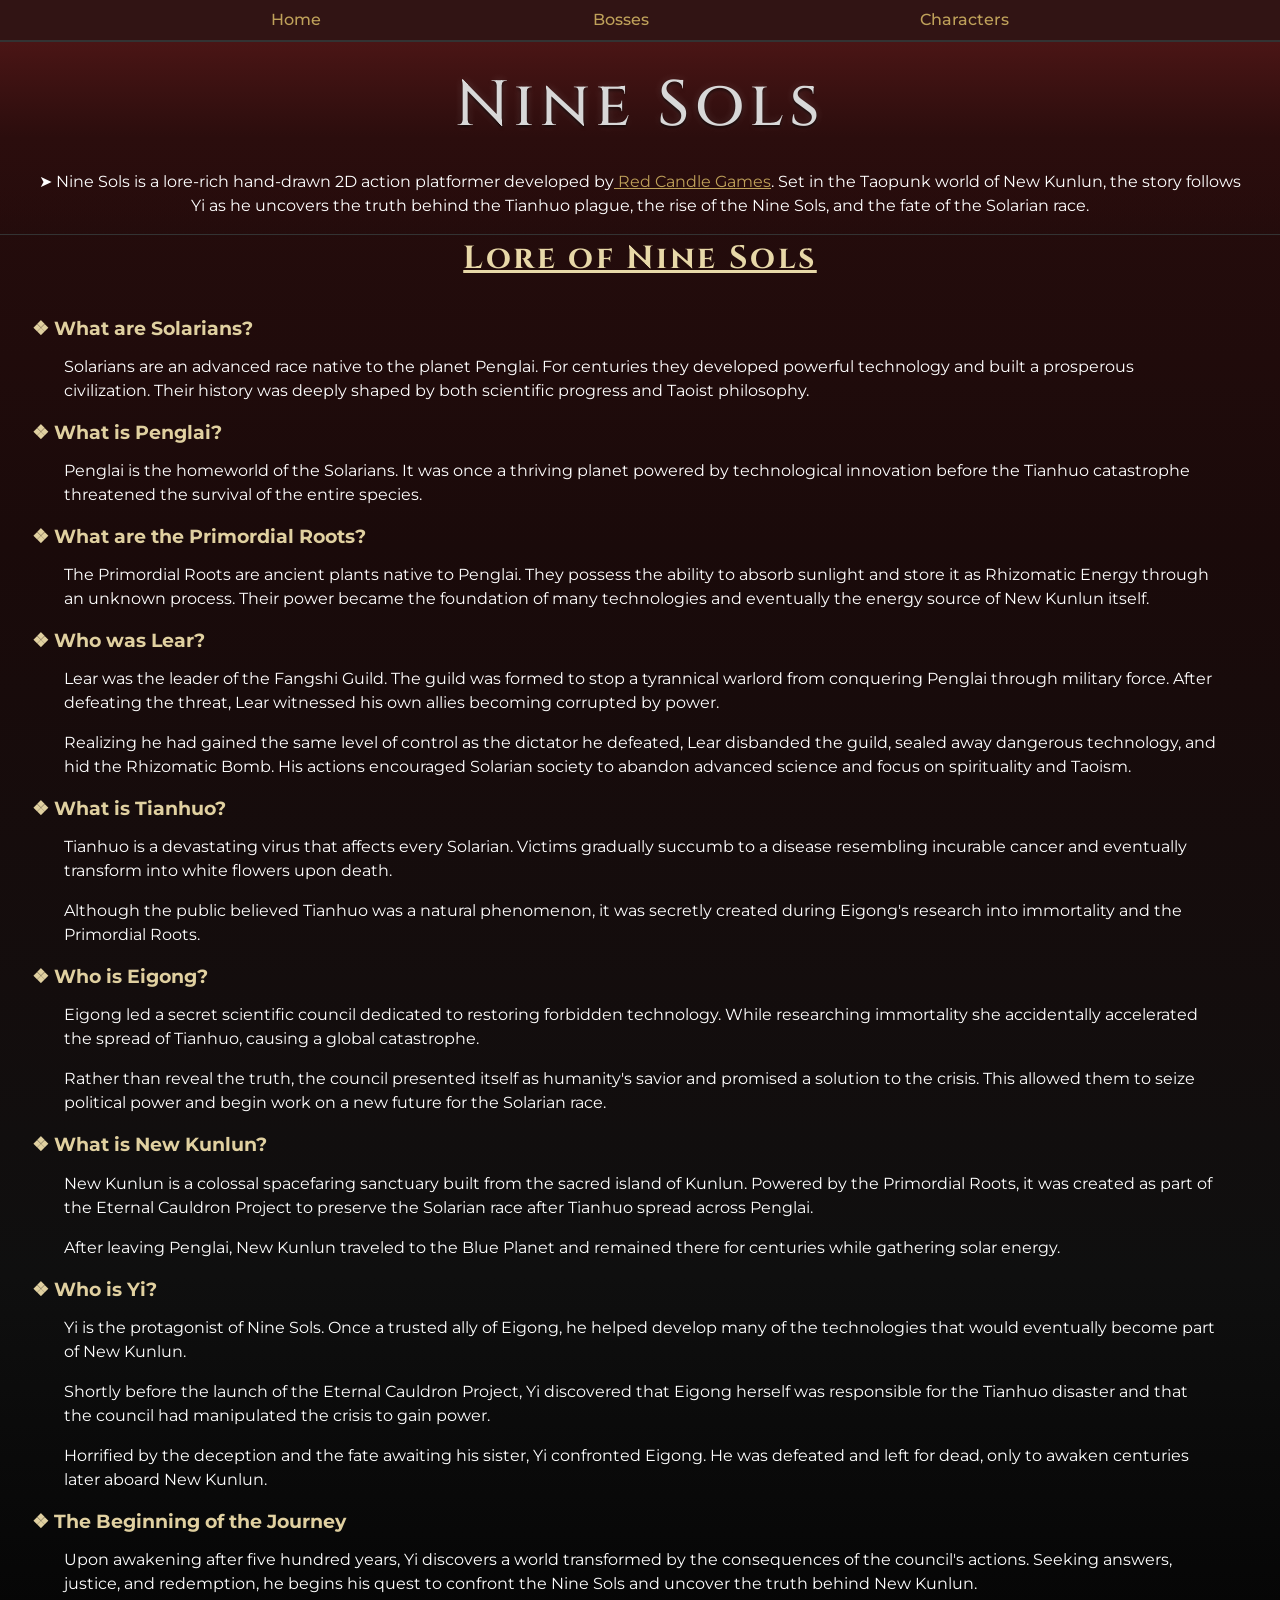
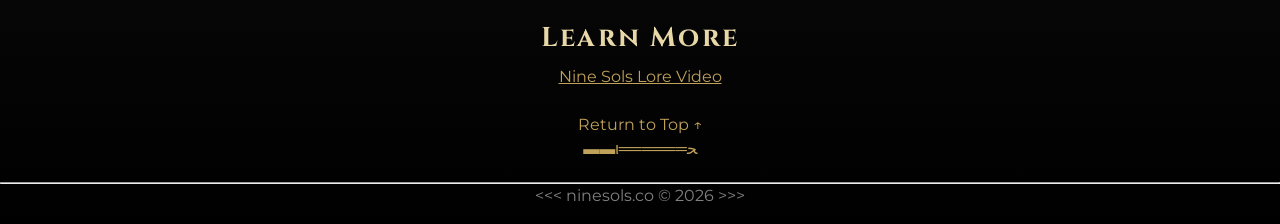
<file: index.html>
<!DOCTYPE html>
<html lang="en">
<head>
    <meta charset="UTF-8">
    <meta name="viewport" content="width=device-width, initial-scale=1.0">
    <link rel="stylesheet" href="css/style.css">
    <title>Nine Sols Wiki</title>
</head>

<body id="top">

    <header>
        <nav class="nav-links">
            <ul>
                <li><a href="index.html">Home</a></li>
                <li><a href="boss.html">Bosses</a></li>
                <li><a href="char.html">Characters</a></li>
            </ul>
        </nav>
    </header>

    <main>
        
<section class="hero">
    <h1>Nine Sols</h1>

    <p>➤  Nine Sols is a lore-rich hand-drawn 2D action platformer
        developed by<a href="https://www.google.com/url?sa=t&source=web&rct=j&opi=89978449&url=https://redcandlegames.com/&ved=2ahUKEwjeztbMmZ2VAxVW9zgGHUg-FJUQFnoECCYQAQ&usg=AOvVaw1UQiur9Sn8WzGUxY2Za5tg"  target="_blank"><span class="highlight"> Red Candle Games</span></a>. Set in the Taopunk world of
        New Kunlun, the story follows Yi as he uncovers the truth
        behind the Tianhuo plague, the rise of the Nine Sols, and
        the fate of the Solarian race.
    </p>
</section>

<section class="lore">

    <h2 class="lore_h2">Lore of Nine Sols</h2>

    <h3>❖ What are Solarians?</h3>

    <p>
        Solarians are an advanced race native to the planet
        Penglai. For centuries they developed powerful technology
        and built a prosperous civilization. Their history was
        deeply shaped by both scientific progress and Taoist
        philosophy.
    </p>

    <h3>❖ What is Penglai?</h3>

    <p>
        Penglai is the homeworld of the Solarians. It was once a
        thriving planet powered by technological innovation before
        the Tianhuo catastrophe threatened the survival of the
        entire species.
    </p>

    <h3>❖ What are the Primordial Roots?</h3>

    <p>
        The Primordial Roots are ancient plants native to Penglai.
        They possess the ability to absorb sunlight and store it as
        Rhizomatic Energy through an unknown process. Their power
        became the foundation of many technologies and eventually
        the energy source of New Kunlun itself.
    </p>

    <h3>❖ Who was Lear?</h3>

    <p>
        Lear was the leader of the Fangshi Guild. The guild was
        formed to stop a tyrannical warlord from conquering Penglai
        through military force. After defeating the threat, Lear
        witnessed his own allies becoming corrupted by power.
    </p>

    <p>
        Realizing he had gained the same level of control as the
        dictator he defeated, Lear disbanded the guild, sealed away
        dangerous technology, and hid the Rhizomatic Bomb. His
        actions encouraged Solarian society to abandon advanced
        science and focus on spirituality and Taoism.
    </p>

    <h3>❖ What is Tianhuo?</h3>

    <p>
        Tianhuo is a devastating virus that affects every Solarian.
        Victims gradually succumb to a disease resembling incurable
        cancer and eventually transform into white flowers upon
        death.
    </p>

    <p>
        Although the public believed Tianhuo was a natural
        phenomenon, it was secretly created during Eigong's
        research into immortality and the Primordial Roots.
    </p>

    <h3>❖ Who is Eigong?</h3>

    <p>
        Eigong led a secret scientific council dedicated to
        restoring forbidden technology. While researching
        immortality she accidentally accelerated the spread of
        Tianhuo, causing a global catastrophe.
    </p>

    <p>
        Rather than reveal the truth, the council presented itself
        as humanity's savior and promised a solution to the crisis.
        This allowed them to seize political power and begin work
        on a new future for the Solarian race.
    </p>

    <h3>❖ What is New Kunlun?</h3>

    <p>
        New Kunlun is a colossal spacefaring sanctuary built from
        the sacred island of Kunlun. Powered by the Primordial
        Roots, it was created as part of the Eternal Cauldron
        Project to preserve the Solarian race after Tianhuo spread
        across Penglai.
    </p>

    <p>
        After leaving Penglai, New Kunlun traveled to the Blue
        Planet and remained there for centuries while gathering
        solar energy.
    </p>

    <h3>❖ Who is Yi?</h3>

    <p>
        Yi is the protagonist of Nine Sols. Once a trusted ally of
        Eigong, he helped develop many of the technologies that
        would eventually become part of New Kunlun.
    </p>

    <p>
        Shortly before the launch of the Eternal Cauldron Project,
        Yi discovered that Eigong herself was responsible for the
        Tianhuo disaster and that the council had manipulated the
        crisis to gain power.
    </p>

    <p>
        Horrified by the deception and the fate awaiting his
        sister, Yi confronted Eigong. He was defeated and left for
        dead, only to awaken centuries later aboard New Kunlun.
    </p>

    <h3>❖ The Beginning of the Journey</h3>

    <p>
        Upon awakening after five hundred years, Yi discovers a
        world transformed by the consequences of the council's
        actions. Seeking answers, justice, and redemption, he
        begins his quest to confront the Nine Sols and uncover the
        truth behind New Kunlun.
    </p>

</section>

<section class="video-link">

    <h2>Learn More</h2>

    <a href="https://youtu.be/D94FXUnqhQg?si=tUz8OxOYbDVrWCJ" target="blank">
        Nine Sols Lore Video
    </a>

</section>

<div class="return-top">

    <a href="#top">
        Return to Top ↑<br>
        ▬▬ι══════ﺤ
    </a>

</div>
</main>

<hr>
    <footer>
    <p>&lt;&lt;&lt; ninesols.co © 2026 &gt;&gt;&gt;</p>
    </footer>



</body>
</html>
</file>
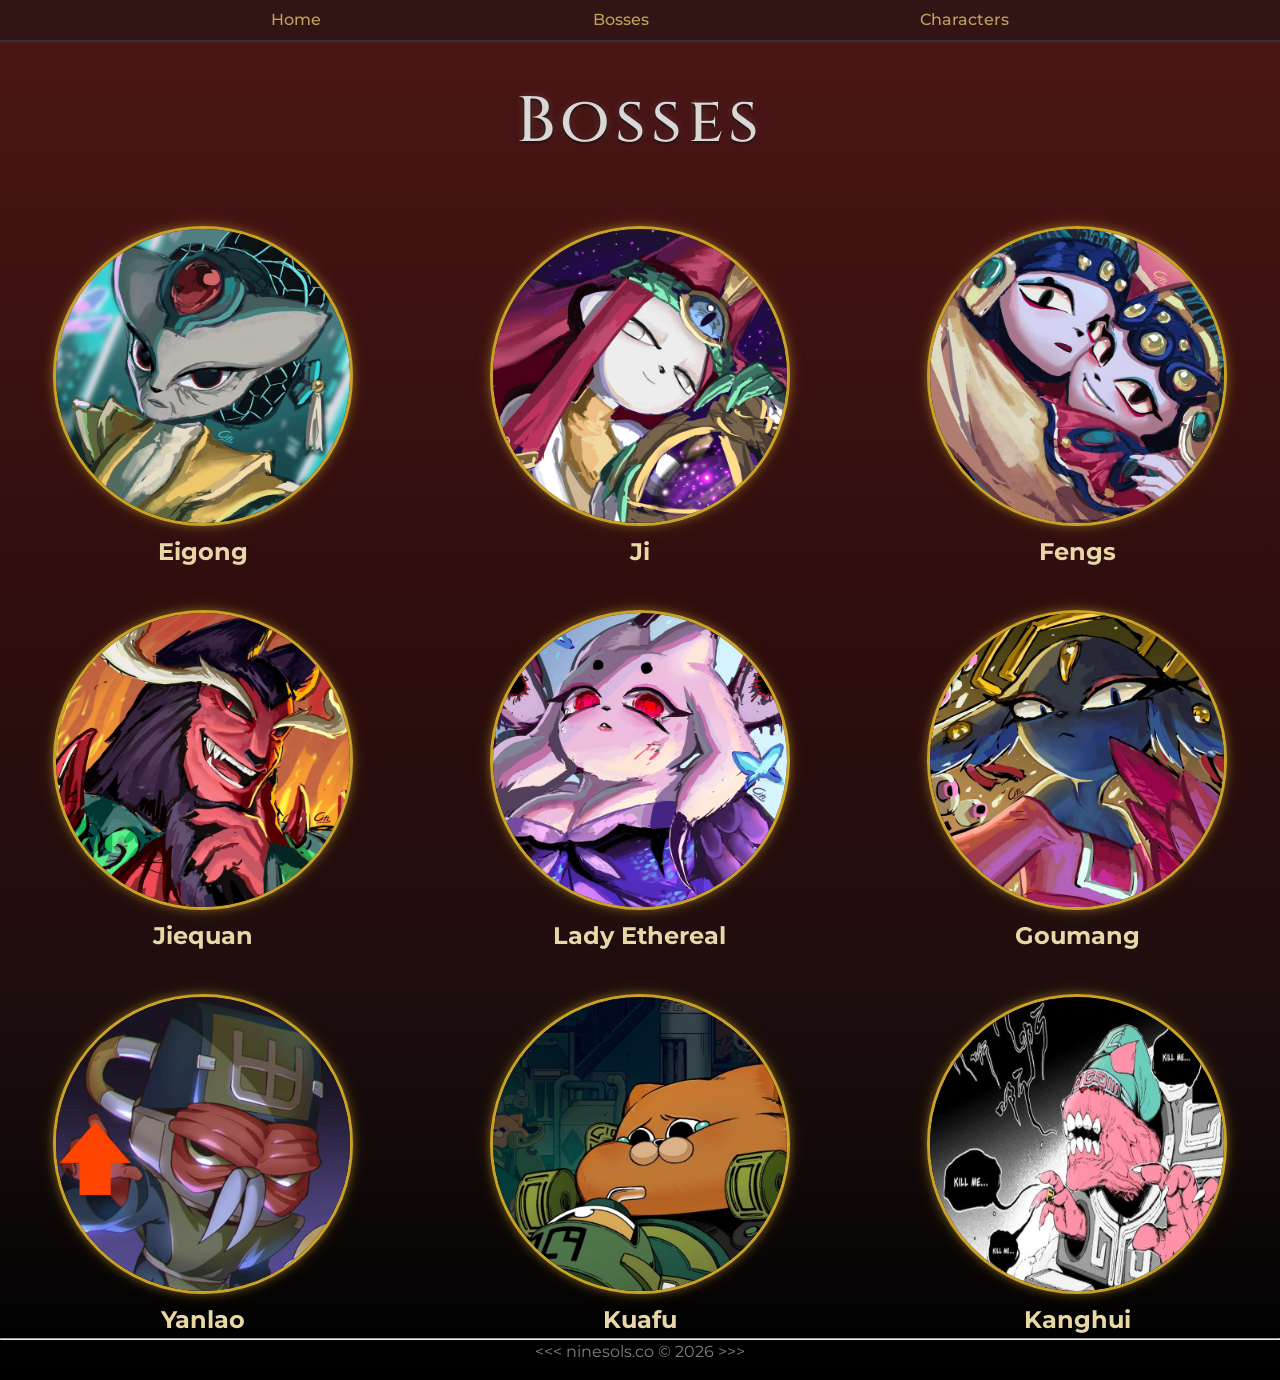
<file: boss.html>
<!DOCTYPE html>
<html lang="en">
<head>
    <meta charset="UTF-8">
    <meta name="viewport" content="width=device-width, initial-scale=1.0">
    <link rel="stylesheet" href="css/style.css">
    <title>Nine Sols Wiki</title>
</head>
<body>
    <header class="bosses_header">
        <nav class="nav-links">
            <ul>
                <li><a href="index.html">Home</a></li>
                <li><a href="boss.html">Bosses</a></li>
                <li><a href="char.html">Characters</a></li>
            </ul>
        </nav>
    </header>
<main>
    <section class="bosses">
        <h1>Bosses</h1>
        <div class="boss-grid">
<div class="boss-card">
    <a href="eigong.html">
        <img src="img/Eigong.jpg" alt="Eigong" title="Eigong">
    </a>
    <h2>Eigong</h2>
</div>

<div class="boss-card">
    <a href="ji.html">
        <img src="img/Ji.jpg" alt="Ji" title="Ji">
    </a>
    <h2>Ji</h2>
</div>

<div class="boss-card">
    <a href="fengs.html">
        <img src="img/The Fengs.jpg" alt="Fengs" title="Fengs">
    </a>
    <h2>Fengs</h2>
</div>

<div class="boss-card">
    <a href="jiequan.html">
        <img src="img/JieQuan.jpg" alt="Jiequan" title="Jiequan">
    </a>
    <h2>Jiequan</h2>
</div>

<div class="boss-card">
    <a href="lady.html">
        <img src="img/Lady.jpg" alt="LadyE" title="LadyE">
    </a>
    <h2>Lady Ethereal</h2>
</div>

<div class="boss-card">
    <a href="goumang.html">
        <img src="img/Goumang.jpg" alt="Goumang" title="Goumang">
    </a>
    <h2>Goumang</h2>
</div>

<div class="boss-card">
    <a href="yanlao.html">
        <img src="img/Yanlao.png" alt="Yanlao" title="Yanlao">
    </a>
    <h2>Yanlao</h2>
</div>

<div class="boss-card">
    <a href="kuafu.html">
        <img src="img/Kuafu.jpg" alt="Kuafu" title="Kuafu">
    </a>
    <h2>Kuafu</h2>
</div>

<div class="boss-card">
    <a href="kanghui.html">
        <img src="img/kanghui.jpg" alt="Kanghui" title="Kanghui">
    </a>
    <h2>Kanghui</h2>
</div>
</div>
</section>
</main>

<hr>
    <footer>
    <p>&lt;&lt;&lt; ninesols.co © 2026 &gt;&gt;&gt;</p>
</footer>
    

</body>
</html>
</file>
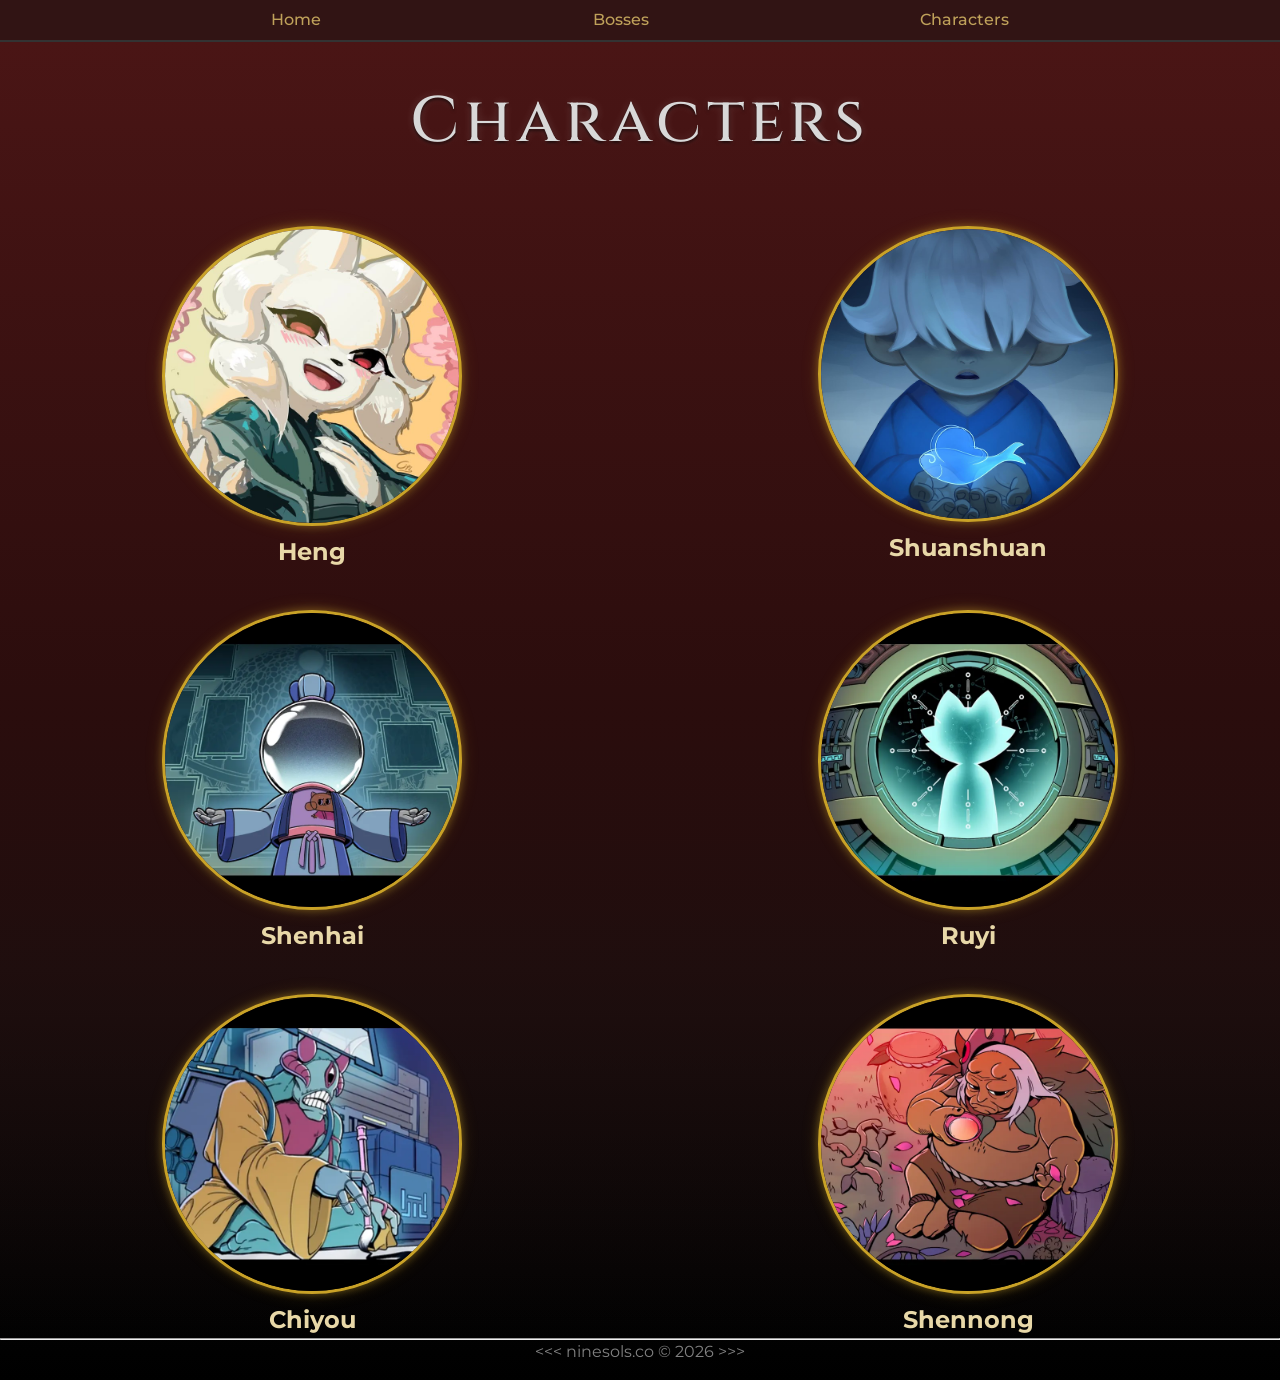
<file: char.html>
<!DOCTYPE html>
<html lang="en">
<head>
    <meta charset="UTF-8">
    <meta name="viewport" content="width=device-width, initial-scale=1.0">
    <link rel="stylesheet" href="css/style.css">
    <title>Nine Sols Wiki</title>
</head>
<body>
    <header class="char_header">
        <nav class="nav-links">
            <ul>
                <li><a href="index.html">Home</a></li>
                <li><a href="boss.html">Bosses</a></li>
                <li><a href="char.html">Characters</a></li>
            </ul>
        </nav>
    </header>
<main>
    <section class="characters">
        <h1>Characters</h1>
        <div class="char-grid">
<div class="char-card">
    <a href="heng.html">
        <img src="img/heng.jpg" alt="heng" title="heng">
    </a>
    <h2>Heng</h2>
</div>

<div class="char-card">
    <a href="shuanshuan.html">
        <img src="img/boy.png" alt="Shuanshuan" title="Shuanshuan">
    </a>
    <h2>Shuanshuan</h2>
</div>

<div class="char-card">
    <a href="shenhai.html">
        <img src="img/shenhai.webp" alt="Shenhai" title="Shenhai">
    </a>
    <h2>Shenhai</h2>
</div>

<div class="char-card">
    <a href="ruyi.html">
        <img src="img/ruyi.webp" alt="ruyi" title="ruyi">
    </a>
    <h2>Ruyi</h2>
</div>

<div class="char-card">
    <a href="chiyou.html">
        <img src="img/chiyou.webp" alt="Chiyou" title="Chiyou">
    </a>
    <h2>Chiyou</h2>
</div>

<div class="char-card">
    <a href="shennong.html">
        <img src="img/shennong.webp" alt="Shennong" title="Shennong">
    </a>
    <h2>Shennong</h2>
</div>

</div>
</section>
</main>

<hr>
    <footer class="char">
    <p>&lt;&lt;&lt; ninesols.co © 2026 &gt;&gt;&gt;</p>
</footer>
    

</body>
</html>
</file>
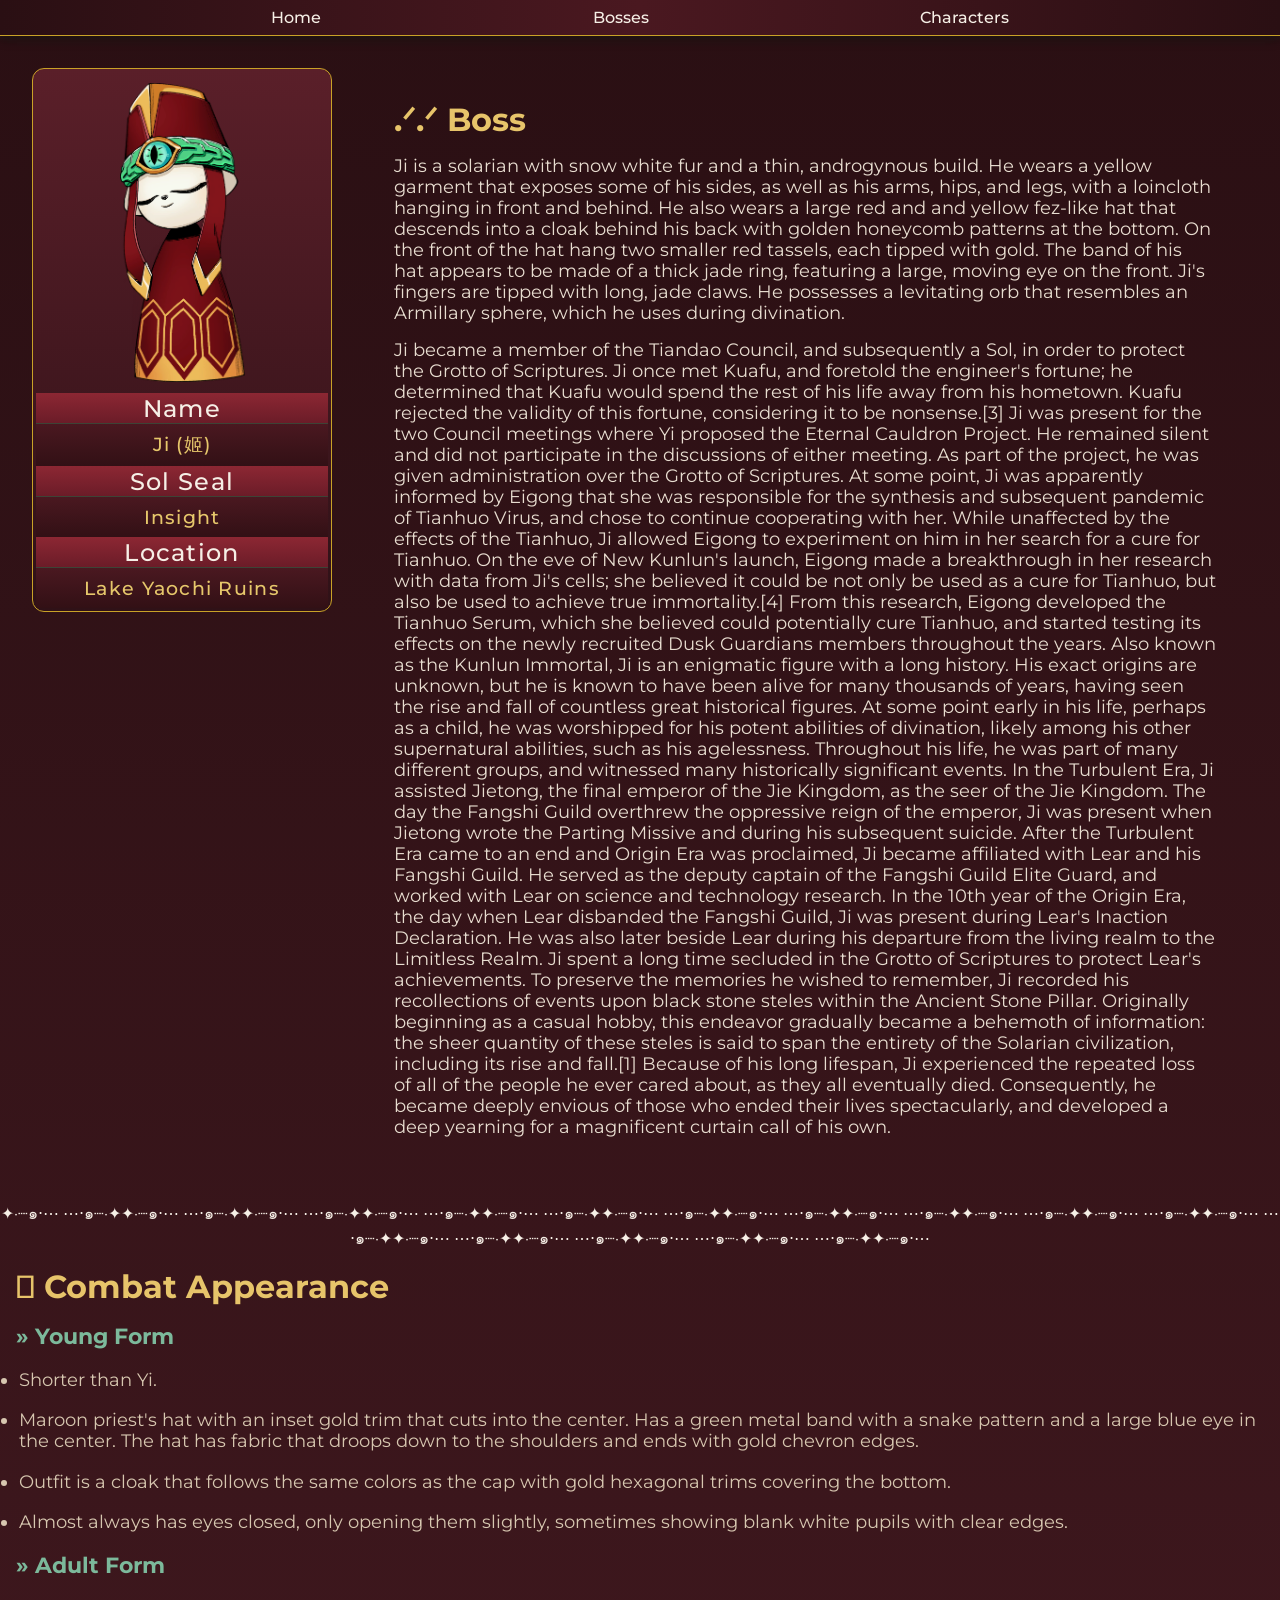
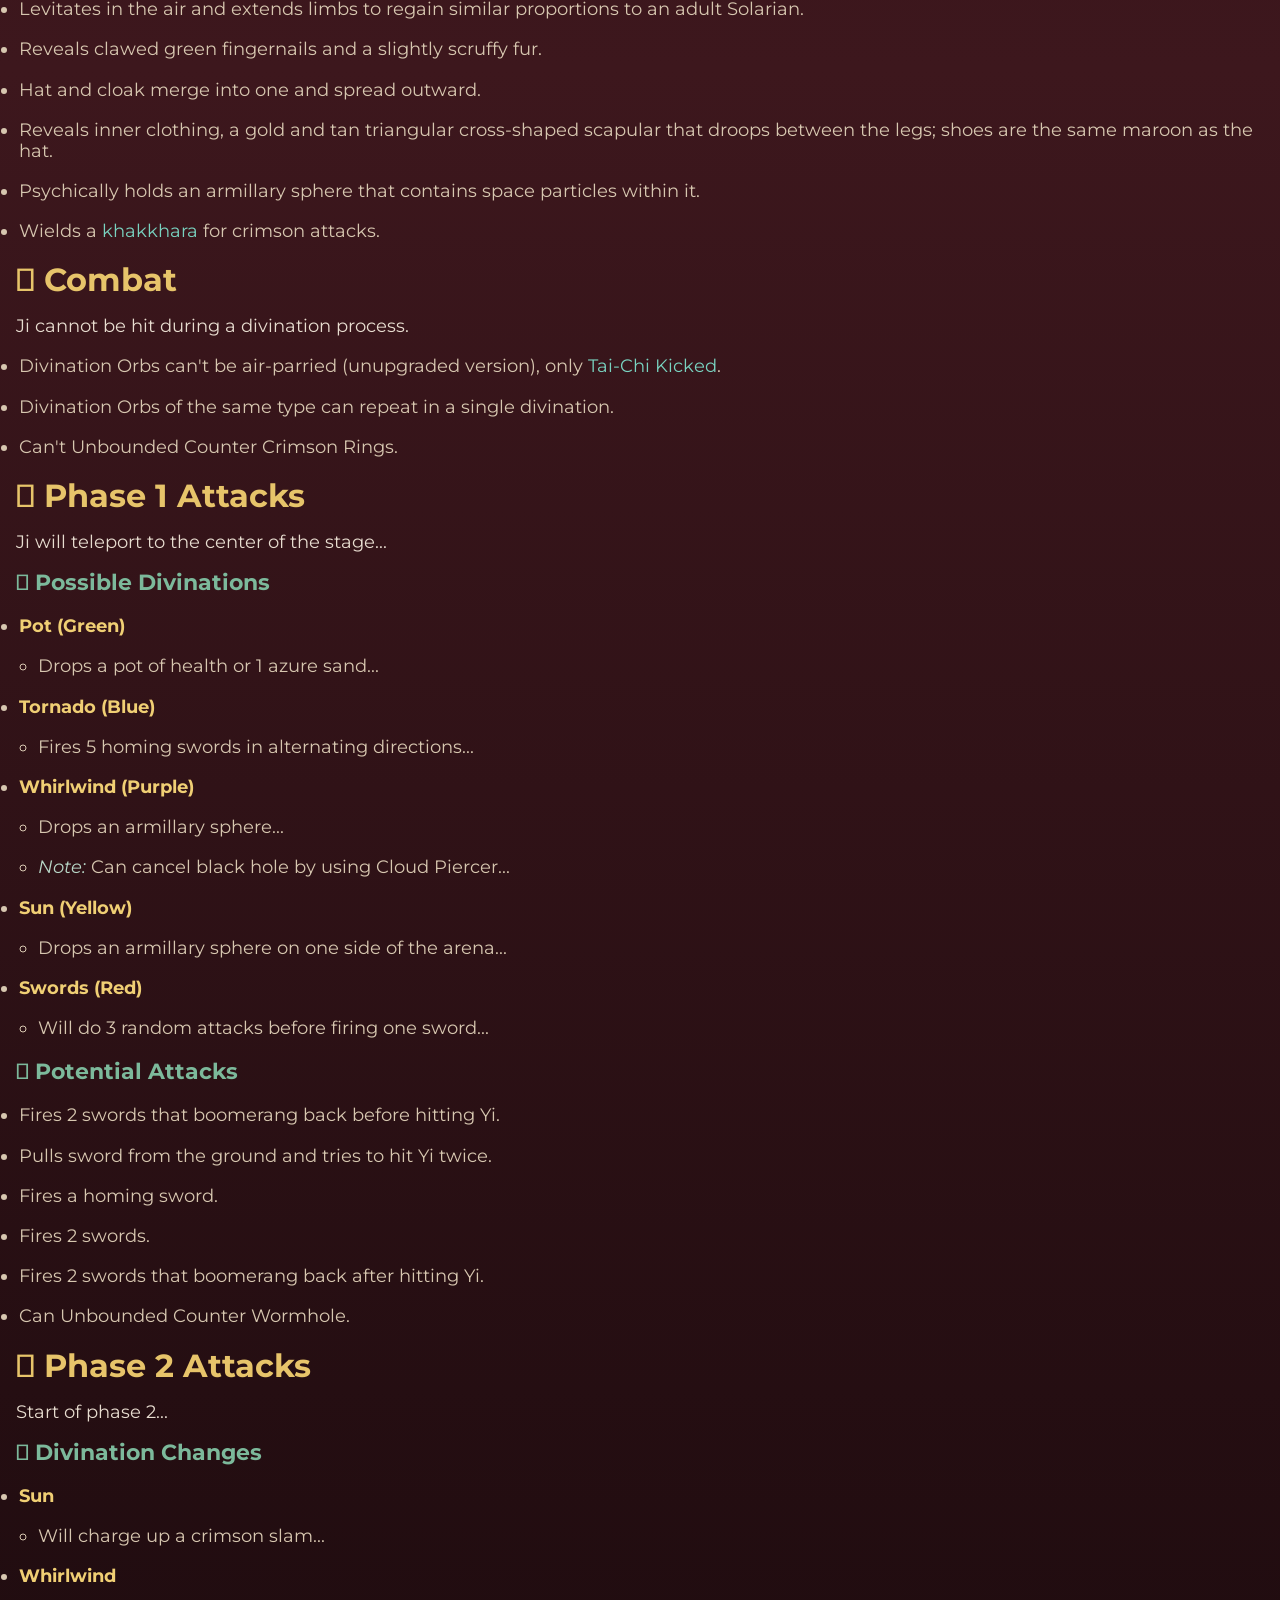
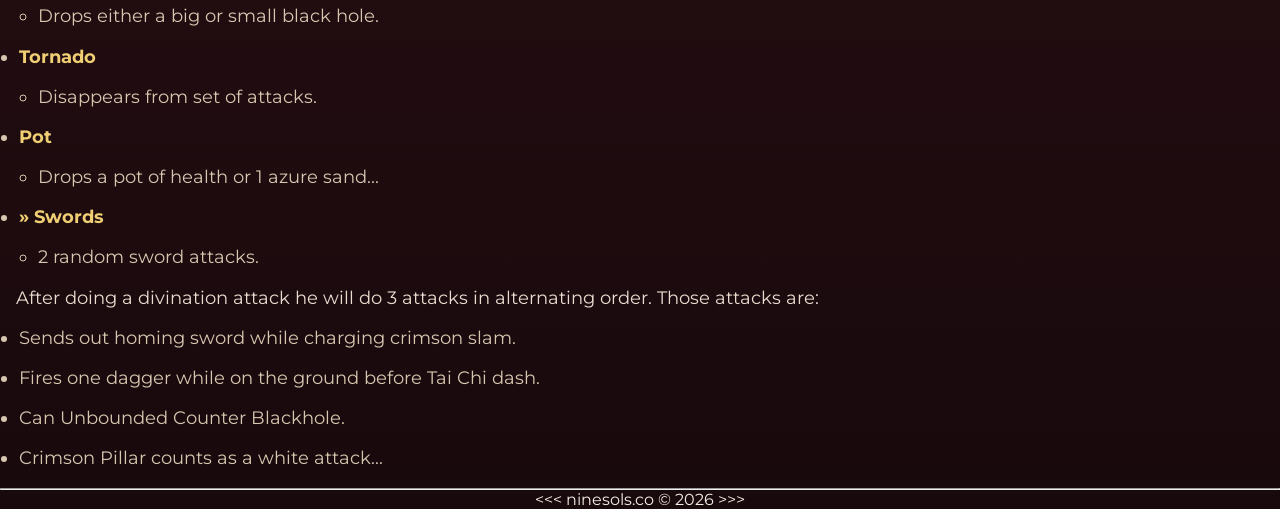
<file: ji.html>
<!DOCTYPE html>
<html lang="en">
<head>
    <meta charset="UTF-8">
    <meta name="viewport" content="width=device-width, initial-scale=1.0">
    <title>Ji</title>
    <link rel="stylesheet" href="css/boss-card.css">
</head>
    <body class="ji-theme">
    <header class="ji-header">
        <nav>
            <ul>
                <li><a href="index.html">Home</a></li>
                <li><a href="boss.html">Bosses</a></li>
                <li><a href="char.html">Characters</a></li>
            </ul>
        </nav>
    </header> 

    <main>

        <div class="top-content">
            
        <div class="char-card-ji">
            <img src="img/JiP_young.png" title="ji" alt="Ji CharImage" loading="lazy">
            <div class="section-title-ji">
                Name
            </div>
            <div class="info-row-ji">
                 Ji (姬)
            </div>
            <div class="section-title-ji">
                Sol Seal
            </div>
            <div class="info-row-ji">
                Insight
            </div>
            <div class="section-title-ji">
                Location
            </div>
            <div class="info-row-ji">
                Lake Yaochi Ruins
            </div>
        </div>

<div class="introduction">
                <h2> .ᐟ.ᐟ Boss</h2>
                <p>Ji is a solarian with snow white fur and a thin, androgynous build. He wears a yellow garment that exposes some of his sides, as well as his arms, hips, and legs, with a loincloth hanging in front and behind. He also wears a large red and and yellow fez-like hat that descends into a cloak behind his back with golden honeycomb patterns at the bottom. On the front of the hat hang two smaller red tassels, each tipped with gold. The band of his hat appears to be made of a thick jade ring, featuring a large, moving eye on the front. Ji's fingers are tipped with long, jade claws. He possesses a levitating orb that resembles an Armillary sphere, which he uses during divination.</p>
                <p>Ji became a member of the Tiandao Council, and subsequently a Sol, in order to protect the Grotto of Scriptures.

Ji once met Kuafu, and foretold the engineer's fortune; he determined that Kuafu would spend the rest of his life away from his hometown. Kuafu rejected the validity of this fortune, considering it to be nonsense.[3]

Ji was present for the two Council meetings where Yi proposed the Eternal Cauldron Project. He remained silent and did not participate in the discussions of either meeting. As part of the project, he was given administration over the Grotto of Scriptures.

At some point, Ji was apparently informed by Eigong that she was responsible for the synthesis and subsequent pandemic of Tianhuo Virus, and chose to continue cooperating with her. While unaffected by the effects of the Tianhuo, Ji allowed Eigong to experiment on him in her search for a cure for Tianhuo. On the eve of New Kunlun's launch, Eigong made a breakthrough in her research with data from Ji's cells; she believed it could be not only be used as a cure for Tianhuo, but also be used to achieve true immortality.[4] From this research, Eigong developed the Tianhuo Serum, which she believed could potentially cure Tianhuo, and started testing its effects on the newly recruited Dusk Guardians members throughout the years.
Also known as the Kunlun Immortal, Ji is an enigmatic figure with a long history. His exact origins are unknown, but he is known to have been alive for many thousands of years, having seen the rise and fall of countless great historical figures. At some point early in his life, perhaps as a child, he was worshipped for his potent abilities of divination, likely among his other supernatural abilities, such as his agelessness.

Throughout his life, he was part of many different groups, and witnessed many historically significant events. In the Turbulent Era, Ji assisted Jietong, the final emperor of the Jie Kingdom, as the seer of the Jie Kingdom. The day the Fangshi Guild overthrew the oppressive reign of the emperor, Ji was present when Jietong wrote the Parting Missive and during his subsequent suicide. After the Turbulent Era came to an end and Origin Era was proclaimed, Ji became affiliated with Lear and his Fangshi Guild. He served as the deputy captain of the Fangshi Guild Elite Guard, and worked with Lear on science and technology research. In the 10th year of the Origin Era, the day when Lear disbanded the Fangshi Guild, Ji was present during Lear's Inaction Declaration. He was also later beside Lear during his departure from the living realm to the Limitless Realm.

Ji spent a long time secluded in the Grotto of Scriptures to protect Lear's achievements. To preserve the memories he wished to remember, Ji recorded his recollections of events upon black stone steles within the Ancient Stone Pillar. Originally beginning as a casual hobby, this endeavor gradually became a behemoth of information: the sheer quantity of these steles is said to span the entirety of the Solarian civilization, including its rise and fall.[1]

Because of his long lifespan, Ji experienced the repeated loss of all of the people he ever cared about, as they all eventually died. Consequently, he became deeply envious of those who ended their lives spectacularly, and developed a deep yearning for a magnificent curtain call of his own. </p>
</div>
</div>

<p class="design">✦·┈๑⋅⋯ ⋯⋅๑┈·✦✦·┈๑⋅⋯ ⋯⋅๑┈·✦✦·┈๑⋅⋯ ⋯⋅๑┈·✦✦·┈๑⋅⋯ ⋯⋅๑┈·✦✦·┈๑⋅⋯ ⋯⋅๑┈·✦✦·┈๑⋅⋯ ⋯⋅๑┈·✦✦·┈๑⋅⋯ ⋯⋅๑┈·✦✦·┈๑⋅⋯ ⋯⋅๑┈·✦✦·┈๑⋅⋯ ⋯⋅๑┈·✦✦·┈๑⋅⋯ ⋯⋅๑┈·✦✦·┈๑⋅⋯ ⋯⋅๑┈·✦✦·┈๑⋅⋯ ⋯⋅๑┈·✦✦·┈๑⋅⋯ ⋯⋅๑┈·✦✦·┈๑⋅⋯ ⋯⋅๑┈·✦✦·┈๑⋅⋯ ⋯⋅๑┈·✦✦·┈๑⋅⋯ </p>
    
<div class="bottom-content">
            <section class="combat-appearance">

    <h2> 𒁍 Combat Appearance</h2>

    <h3>» Young Form</h3>

    <ul>
        <li>Shorter than Yi.</li>

        <li>
            Maroon priest's hat with an inset gold trim that cuts into the center.
            Has a green metal band with a snake pattern and a large blue eye in the center.
            The hat has fabric that droops down to the shoulders and ends with gold chevron edges.
        </li>

        <li>
            Outfit is a cloak that follows the same colors as the cap with gold
            hexagonal trims covering the bottom.
        </li>

        <li>
            Almost always has eyes closed, only opening them slightly,
            sometimes showing blank white pupils with clear edges.
        </li>
    </ul>

    <h3>» Adult Form</h3>

    <ul>
        <li>
            Levitates in the air and extends limbs to regain similar
            proportions to an adult Solarian.
        </li>

        <li>
            Reveals clawed green fingernails and a slightly scruffy fur.
        </li>

        <li>
            Hat and cloak merge into one and spread outward.
        </li>

        <li>
            Reveals inner clothing, a gold and tan triangular cross-shaped
            scapular that droops between the legs; shoes are the same maroon
            as the hat.
        </li>

        <li>
            Psychically holds an armillary sphere that contains space
            particles within it.
        </li>

        <li>
            Wields a <span class="highlight">khakkhara</span> for crimson attacks.
        </li>
    </ul>

</section>

<section class="combat">

    <h2> 𒁍 Combat</h2>

    <p>
        Ji cannot be hit during a divination process.
    </p>

    <ul>
        <li>
            Divination Orbs can't be air-parried (unupgraded version),
            only <span class="highlight">Tai-Chi Kicked</span>.
        </li>

        <li>
            Divination Orbs of the same type can repeat in a single divination.
        </li>

        <li>
            Can't Unbounded Counter Crimson Rings.
        </li>
    </ul>

</section>

<section class="phase-one">

    <h2> 𒁍 Phase 1 Attacks</h2>

    <p>
        Ji will teleport to the center of the stage...
    </p>

    <h3> 𒁍 Possible Divinations</h3>

    <ul>

        <li>
            <strong>Pot (Green)</strong>

            <ul>
                <li>
                    Drops a pot of health or 1 azure sand...
                </li>
            </ul>
        </li>

        <li>
            <strong> Tornado (Blue)</strong>

            <ul>
                <li>
                    Fires 5 homing swords in alternating directions...
                </li>
            </ul>
        </li>

        <li>
            <strong> Whirlwind (Purple)</strong>

            <ul>
                <li>
                    Drops an armillary sphere...
                </li>

                <li>
                    <em>Note:</em> Can cancel black hole by using Cloud Piercer...
                </li>
            </ul>
        </li>

        <li>
            <strong>Sun (Yellow)</strong>

            <ul>
                <li>
                    Drops an armillary sphere on one side of the arena...
                </li>
            </ul>
        </li>

        <li>
            <strong> Swords (Red)</strong>

            <ul>
                <li>
                    Will do 3 random attacks before firing one sword...
                </li>
            </ul>
        </li>

    </ul>

    <h3> 𒁍 Potential Attacks</h3>

    <ul>
        <li>Fires 2 swords that boomerang back before hitting Yi.</li>
        <li>Pulls sword from the ground and tries to hit Yi twice.</li>
        <li>Fires a homing sword.</li>
        <li>Fires 2 swords.</li>
        <li>Fires 2 swords that boomerang back after hitting Yi.</li>
        <li>Can Unbounded Counter Wormhole.</li>
    </ul>

</section>

<section class="phase-two">

    <h2> 𒁍 Phase 2 Attacks</h2>

    <p>
        Start of phase 2...
    </p>

    <h3>𒁍 Divination Changes</h3>

    <ul>

        <li>
            <strong>Sun</strong>

            <ul>
                <li>
                    Will charge up a crimson slam...
                </li>
            </ul>
        </li>

        <li>
            <strong>Whirlwind</strong>

            <ul>
                <li>
                    Drops either a big or small black hole.
                </li>
            </ul>
        </li>

        <li>
            <strong> Tornado</strong>

            <ul>
                <li>
                    Disappears from set of attacks.
                </li>
            </ul>
        </li>

        <li>
            <strong>Pot</strong>

            <ul>
                <li>
                    Drops a pot of health or 1 azure sand...
                </li>
            </ul>
        </li>

        <li>
            <strong>» Swords</strong>

            <ul>
                <li>
                    2 random sword attacks.
                </li>
            </ul>
        </li>

    </ul>

    <p>
        After doing a divination attack he will do 3 attacks in alternating order.
        Those attacks are:
    </p>

    <ul>
        <li>Sends out homing sword while charging crimson slam.</li>
        <li>Fires one dagger while on the ground before Tai Chi dash.</li>
        <li>Can Unbounded Counter Blackhole.</li>
        <li>Crimson Pillar counts as a white attack...</li>
    </ul>

</section>
</div>
    </main>

    <hr>

    <footer>
    <p>&lt;&lt;&lt; ninesols.co © 2026 &gt;&gt;&gt;</p>
    </footer>
    
</body>
</html>
</file>
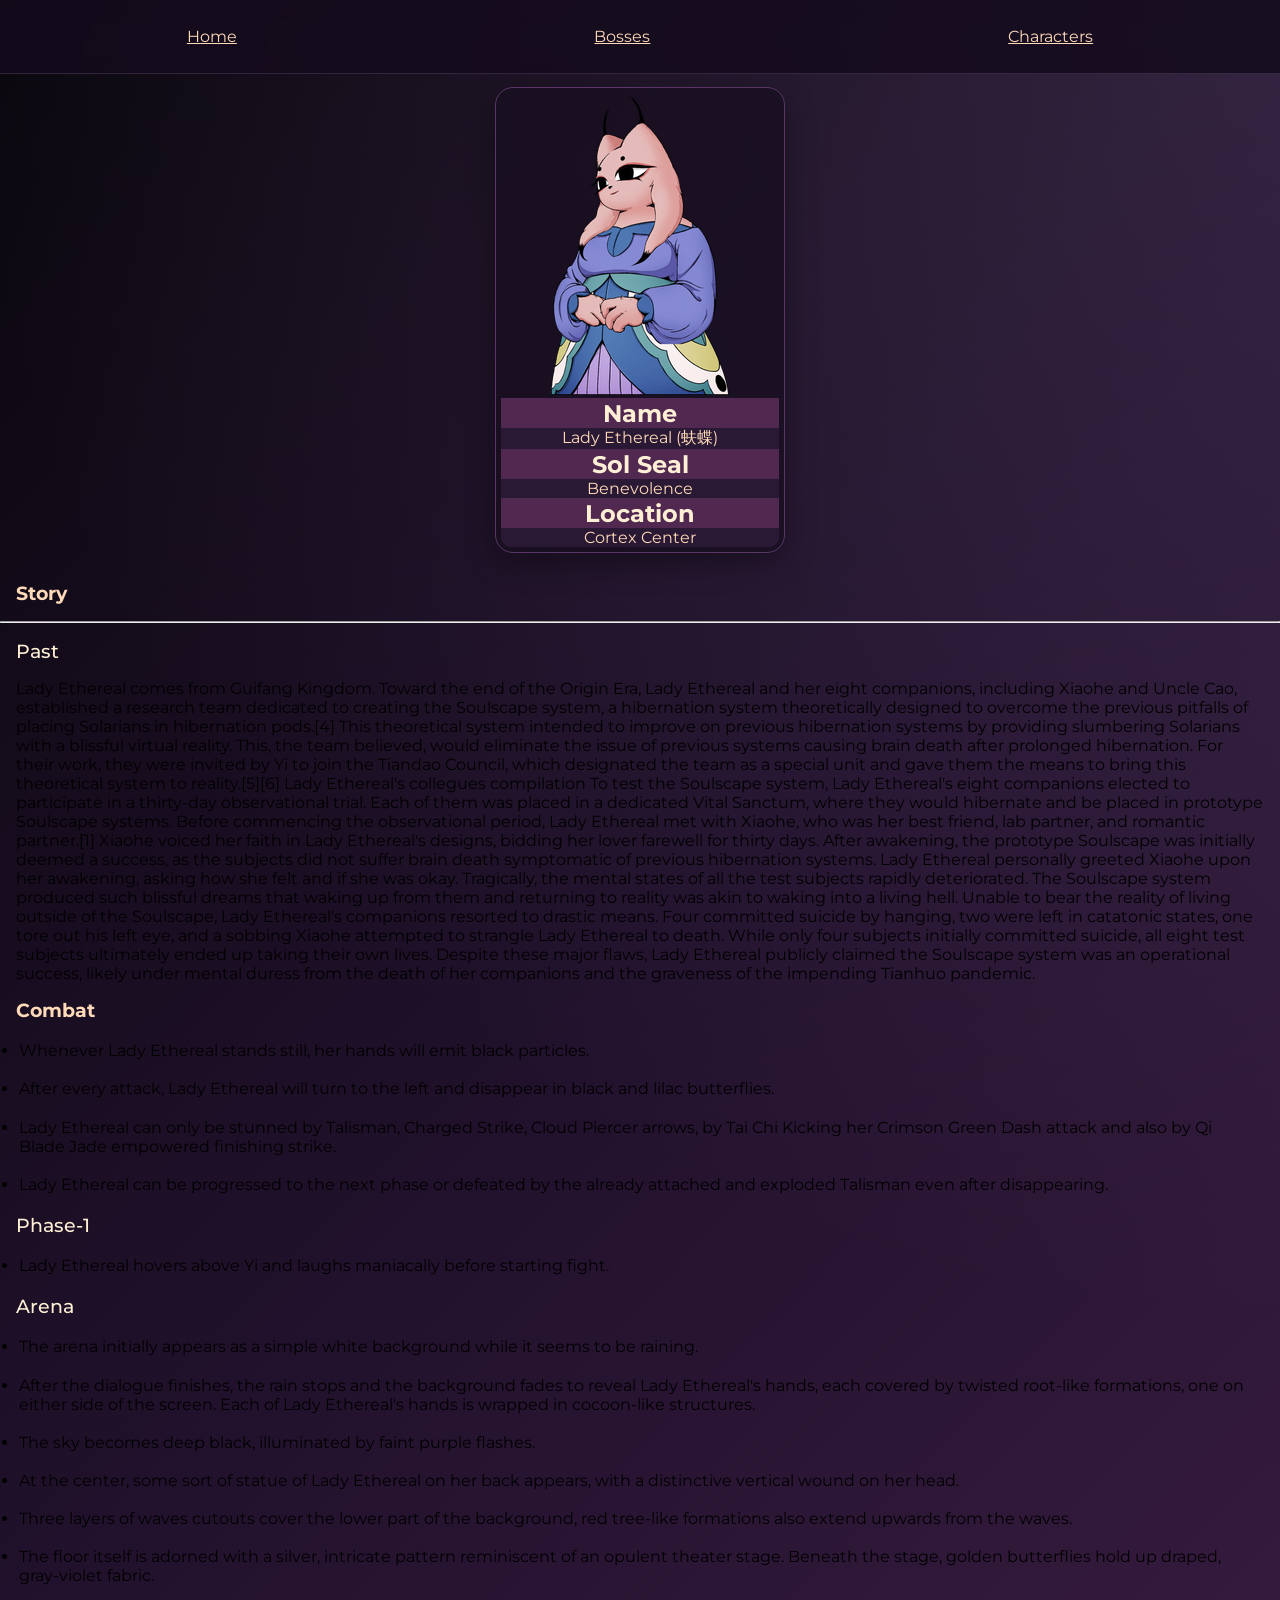
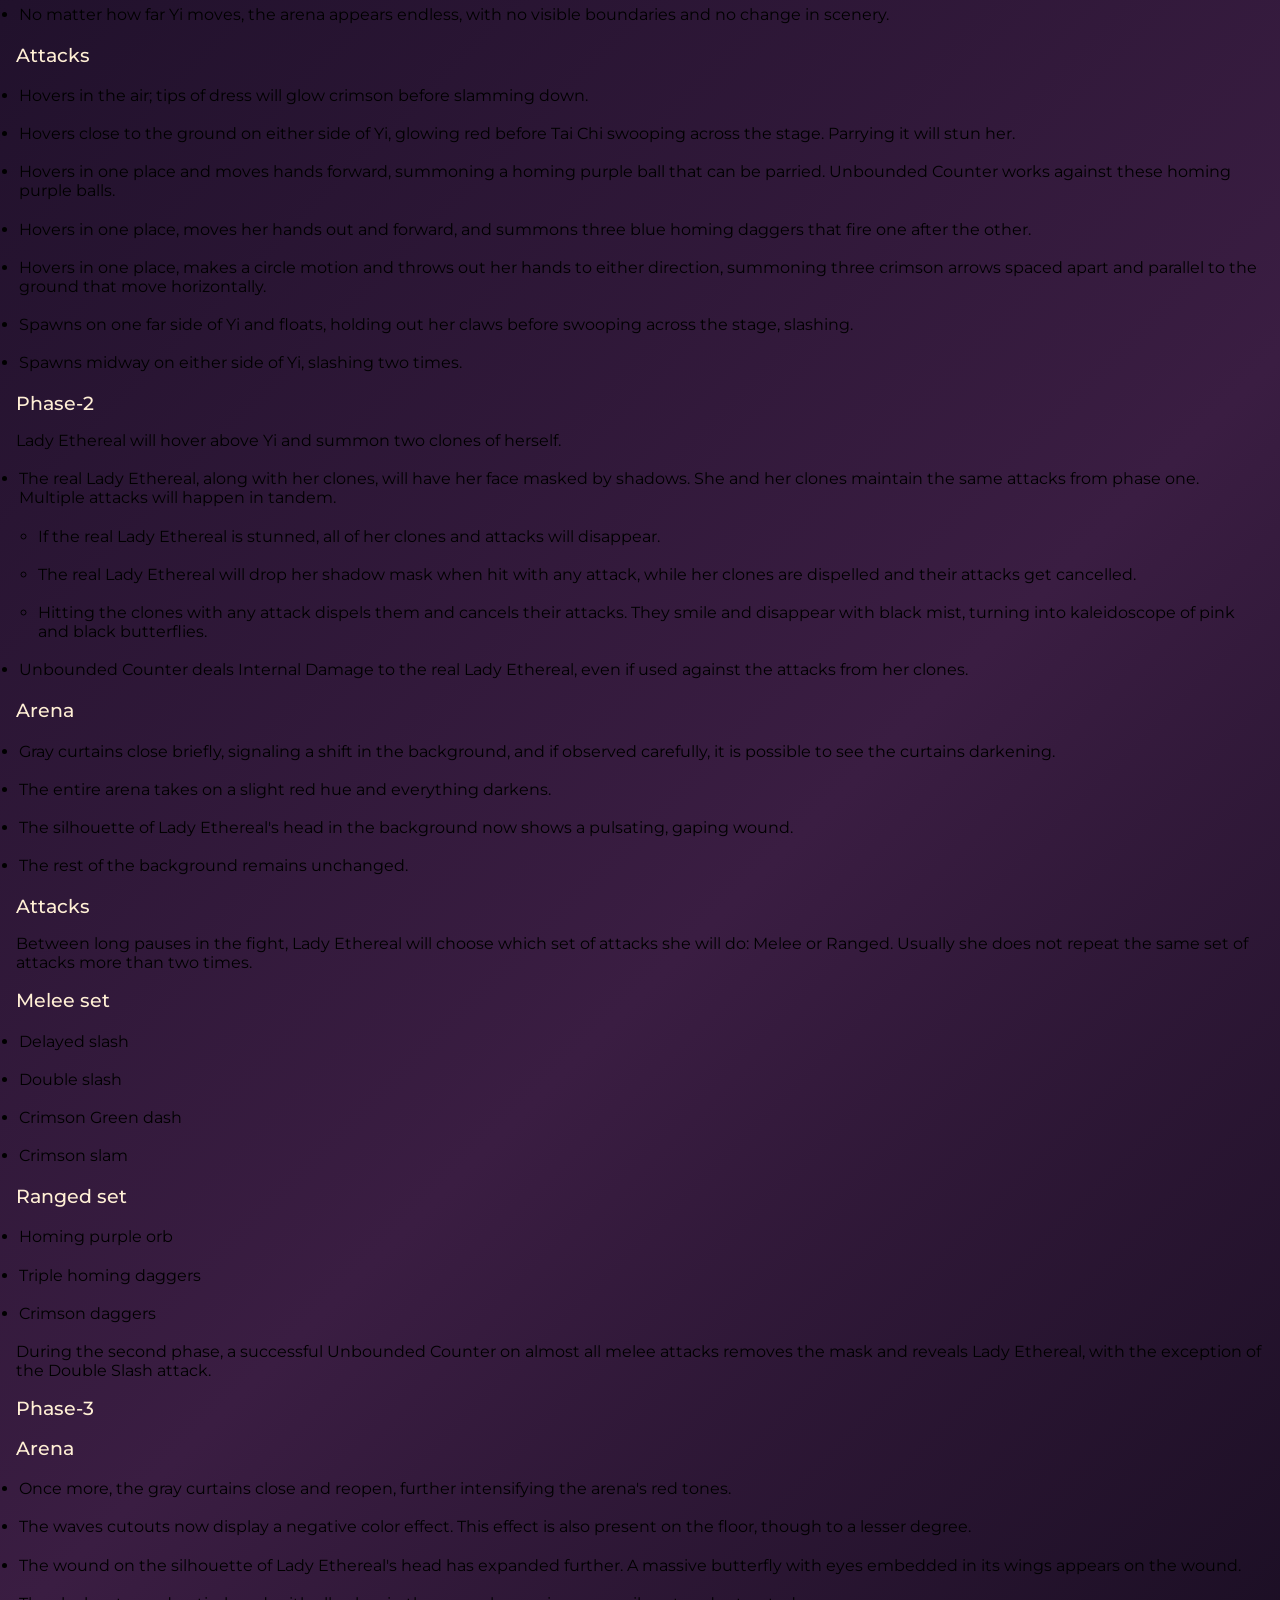
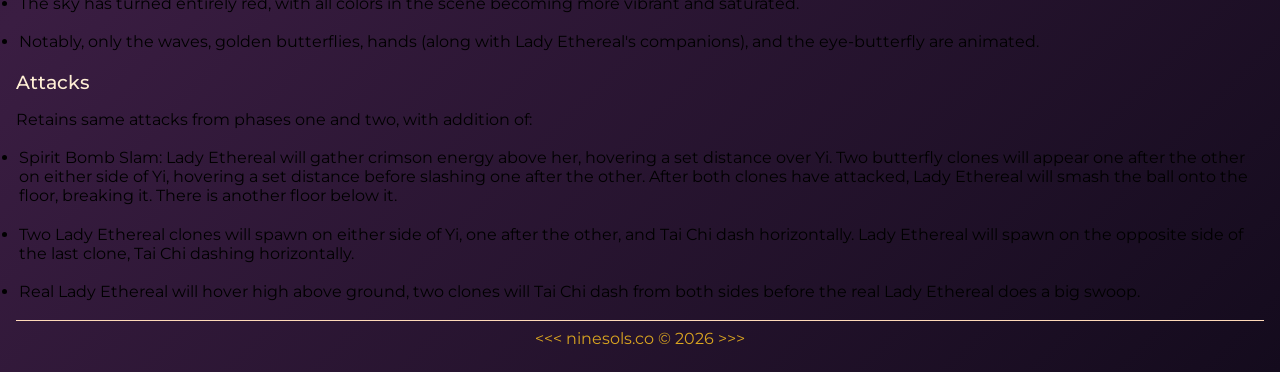
<file: lady.html>
<!DOCTYPE html>
<html lang="en">
<head>
    <meta charset="UTF-8">
    <meta name="viewport" content="width=device-width, initial-scale=1.0">
    <title>Lady Ethereal</title>
    <link rel="stylesheet" href="css/lady.css">
</head>
<body>
    <header class="header">
         <nav>
            <ul>
                <li><a href="index.html">Home</a></li>
                <li><a href="boss.html">Bosses</a></li>
                <li><a href="char.html">Characters</a></li>
            </ul>
        </nav>
    </header>
    <main>
            <div class="character-card">
                <div class="card">

                <div class="image">
                    <img src="img/178px-Lady_EtherealP.webp" alt="ladyE">
                </div>
<div class="details">
                <div class="title">
                    <h3>Name</h3>
                    </div>

                    <div class="info">
                        Lady Ethereal (蚨蝶)
                    </div>


                <div class="title">
                    <h3>Sol Seal</h3>
                    </div>

                    <div class="info">
                        Benevolence
                    </div>


                <div class="title">
                    <h3>Location</h3>
                    </div>

                    <div class="info">
                        Cortex Center
                    </div>

                    </div>
                </div>
                </div>
                
                <section class="top">

                    <h3 class="h3">Story</h3>
                    <hr>
                    <p class="sub">Past</p>
                    <p> Lady Ethereal comes from Guifang Kingdom.

Toward the end of the Origin Era, Lady Ethereal and her eight companions, including Xiaohe and Uncle Cao, established a research team dedicated to creating the Soulscape system, a hibernation system theoretically designed to overcome the previous pitfalls of placing Solarians in hibernation pods.[4] This theoretical system intended to improve on previous hibernation systems by providing slumbering Solarians with a blissful virtual reality. This, the team believed, would eliminate the issue of previous systems causing brain death after prolonged hibernation. For their work, they were invited by Yi to join the Tiandao Council, which designated the team as a special unit and gave them the means to bring this theoretical system to reality.[5][6]
Lady Ethereal's collegues compilation

To test the Soulscape system, Lady Ethereal's eight companions elected to participate in a thirty-day observational trial. Each of them was placed in a dedicated Vital Sanctum, where they would hibernate and be placed in prototype Soulscape systems. Before commencing the observational period, Lady Ethereal met with Xiaohe, who was her best friend, lab partner, and romantic partner.[1] Xiaohe voiced her faith in Lady Ethereal's designs, bidding her lover farewell for thirty days. After awakening, the prototype Soulscape was initially deemed a success, as the subjects did not suffer brain death symptomatic of previous hibernation systems. Lady Ethereal personally greeted Xiaohe upon her awakening, asking how she felt and if she was okay.

Tragically, the mental states of all the test subjects rapidly deteriorated. The Soulscape system produced such blissful dreams that waking up from them and returning to reality was akin to waking into a living hell. Unable to bear the reality of living outside of the Soulscape, Lady Ethereal's companions resorted to drastic means. Four committed suicide by hanging, two were left in catatonic states, one tore out his left eye, and a sobbing Xiaohe attempted to strangle Lady Ethereal to death. While only four subjects initially committed suicide, all eight test subjects ultimately ended up taking their own lives. Despite these major flaws, Lady Ethereal publicly claimed the Soulscape system was an operational success, likely under mental duress from the death of her companions and the graveness of the impending Tianhuo pandemic. </p>

<!-- <p class="sub">Life as sol</p>
<p>t some point after joining the Council, Lady Ethereal was invited to become a Sol, and was given the Sol Seal signifying Benevolence, likely due to her research on the Soulscape system.[7]

In a council meeting during this time, fellow Sol Yi proposed the Eternal Cauldron Project as a means to buy time for the development of a cure -- a major component of which was Lady Ethereal's Soulscapes, which he believed was capable of overcoming issues encountered by previous systems. For unknown reasons, Lady Ethereal went along with Yi's plan and lied that the Soulscapes only had minor flaws, which she would patch out before launch. Instead, Lady Ethereal claimed that the only major issue with the system would be figuring out how to generate the massive amounts of computational power required to run Soulscapes for all Solarians aboard New Kunlun.[8]

In the next council meeting, Yi explained how he would generate the massive amounts of computational power required to run Soulscapes: by harvesting brains from primitive, humanoid creatures on the Pale Blue Planet, which was located five hundred light years away from Penglai. Lady Ethereal questioned the ethics of harvesting brains from living beings but was quickly silenced by Goumang and Jiequan's approval of Yi's plans. In accordance with the Eternal Cauldron Project, Lady Ethereal was assigned responsibility over the Central Core and was forced to allow the Soulscape system to be deployed en-masse. When the Council announced the Eternal Cauldron Project, she lied once more, claiming that the systems were free of any issues and that the Soulscape tests were successful.

It is implied that Lady Ethereal experienced the late stages of Tianhuo virus infection.[9] Her physical body perished, leaving behind only her brain and consciousness, which were forcibly preserved within a special Vital Sanctum equipped with life support systems.[10] Wishing to end her life, Lady Ethereal disconnected herself from these life support systems, but found that she was unable to die. While never explicitly stated, it was implied that Eigong was responsible for forcing Lady Ethereal to remain alive, as none of the other Sols had a motive for doing so.

Over the five centuries after New Kunlun's launch, Lady Ethereal managed and stabilized the island's brain room, converting the computing power obtained from Apemen brains into the Vital Sanctum's network to serve the Solarians slumbering aboard New Kunlun.[10] Unable to die, Lady Ethereal lived in a constant hell within her Soulscape, experiencing countless nightmares over the immense guilt she felt over her role in creating the Soulscape system, inadvertently killing her eight companions, and the likely deaths of many other Solarians due to its flaws. Eventually, she lost the ability to distinguish between dreams and reality.[11] </p> -->
                </section>


                <section class="bottom">
                    <h3 class="h3">Combat</h3>
                    <ul>
                        <li>Whenever Lady Ethereal stands still, her hands will emit black particles.</li>
                        <li>After every attack, Lady Ethereal will turn to the left and disappear in black and lilac butterflies.</li>
                        <li>
                            Lady Ethereal can only be stunned by Talisman, Charged Strike, Cloud Piercer arrows, by Tai Chi Kicking her Crimson Green Dash attack and also by Qi Blade Jade empowered finishing strike.
                        </li>
                        <li>Lady Ethereal can be progressed to the next phase or defeated by the already attached and exploded Talisman even after disappearing.</li>
                    </ul>
                    <p class="sub">Phase-1</p>
                    <ul>
    <li>Lady Ethereal hovers above Yi and laughs maniacally before starting fight.</li>
                    </ul>
                    <p class="sub">Arena</p>
<ul>
    <li>The arena initially appears as a simple white background while it seems to be raining.</li>
    <li>After the dialogue finishes, the rain stops and the background fades to reveal Lady Ethereal's hands, each covered by twisted root-like formations, one on either side of the screen. Each of Lady Ethereal's hands is wrapped in cocoon-like structures.</li>
    <li>The sky becomes deep black, illuminated by faint purple flashes.</li>
    <li>At the center, some sort of statue of Lady Ethereal on her back appears, with a distinctive vertical wound on her head.</li>
    <li>Three layers of waves cutouts cover the lower part of the background, red tree-like formations also extend upwards from the waves.</li>
    <li>The floor itself is adorned with a silver, intricate pattern reminiscent of an opulent theater stage. Beneath the stage, golden butterflies hold up draped, gray-violet fabric.</li>
    <li>No matter how far Yi moves, the arena appears endless, with no visible boundaries and no change in scenery.</li>
</ul>

<p class="sub">Attacks</p>
<ul>
    <li>Hovers in the air; tips of dress will glow crimson before slamming down.</li>
    <li>Hovers close to the ground on either side of Yi, glowing red before Tai Chi swooping across the stage. Parrying it will stun her.</li>
    <li>Hovers in one place and moves hands forward, summoning a homing purple ball that can be parried. Unbounded Counter works against these homing purple balls.</li>
    <li>Hovers in one place, moves her hands out and forward, and summons three blue homing daggers that fire one after the other.</li>
    <li>Hovers in one place, makes a circle motion and throws out her hands to either direction, summoning three crimson arrows spaced apart and parallel to the ground that move horizontally.</li>
    <li>Spawns on one far side of Yi and floats, holding out her claws before swooping across the stage, slashing.</li>
    <li>Spawns midway on either side of Yi, slashing two times.</li>
</ul>

<p class="sub">Phase-2</p>

<p>
    Lady Ethereal will hover above Yi and summon two clones of herself.
</p>

<ul>
    <li>
        The real Lady Ethereal, along with her clones, will have her face masked by shadows. She and her clones maintain the same attacks from phase one. Multiple attacks will happen in tandem.
        <ul>
            <li>If the real Lady Ethereal is stunned, all of her clones and attacks will disappear.</li>
            <li>The real Lady Ethereal will drop her shadow mask when hit with any attack, while her clones are dispelled and their attacks get cancelled.</li>
            <li>Hitting the clones with any attack dispels them and cancels their attacks. They smile and disappear with black mist, turning into kaleidoscope of pink and black butterflies.</li>
        </ul>
    </li>
    <li>Unbounded Counter deals Internal Damage to the real Lady Ethereal, even if used against the attacks from her clones.</li>
</ul>

<p class="sub">Arena</p>
<ul>
    <li>Gray curtains close briefly, signaling a shift in the background, and if observed carefully, it is possible to see the curtains darkening.</li>
    <li>The entire arena takes on a slight red hue and everything darkens.</li>
    <li>The silhouette of Lady Ethereal's head in the background now shows a pulsating, gaping wound.</li>
    <li>The rest of the background remains unchanged.</li>
</ul>

<p class="sub">Attacks</p>

<p>
    Between long pauses in the fight, Lady Ethereal will choose which set of attacks she will do: Melee or Ranged. Usually she does not repeat the same set of attacks more than two times.
</p>

<p class="sub">Melee set</p>
<ul>
    <li>Delayed slash</li>
    <li>Double slash</li>
    <li>Crimson Green dash</li>
    <li>Crimson slam</li>
</ul>

<p class="sub">Ranged set</p>
<ul>
    <li>Homing purple orb</li>
    <li>Triple homing daggers</li>
    <li>Crimson daggers</li>
</ul>

<p>
    During the second phase, a successful Unbounded Counter on almost all melee attacks removes the mask and reveals Lady Ethereal, with the exception of the Double Slash attack.
</p>

<p class="sub">Phase-3</p>

<p class="sub">Arena</p>
<ul>
    <li>Once more, the gray curtains close and reopen, further intensifying the arena's red tones.</li>
    <li>The waves cutouts now display a negative color effect. This effect is also present on the floor, though to a lesser degree.</li>
    <li>The wound on the silhouette of Lady Ethereal's head has expanded further. A massive butterfly with eyes embedded in its wings appears on the wound.</li>
    <li>The sky has turned entirely red, with all colors in the scene becoming more vibrant and saturated.</li>
    <li>Notably, only the waves, golden butterflies, hands (along with Lady Ethereal's companions), and the eye-butterfly are animated.</li>
</ul>

<p class="sub">Attacks</p>

<p>
    Retains same attacks from phases one and two, with addition of:
</p>

<ul>
    <li>Spirit Bomb Slam: Lady Ethereal will gather crimson energy above her, hovering a set distance over Yi. Two butterfly clones will appear one after the other on either side of Yi, hovering a set distance before slashing one after the other. After both clones have attacked, Lady Ethereal will smash the ball onto the floor, breaking it. There is another floor below it.</li>
    <li>Two Lady Ethereal clones will spawn on either side of Yi, one after the other, and Tai Chi dash horizontally. Lady Ethereal will spawn on the opposite side of the last clone, Tai Chi dashing horizontally.</li>
    <li>Real Lady Ethereal will hover high above ground, two clones will Tai Chi dash from both sides before the real Lady Ethereal does a big swoop.</li>
</ul>
                </section>
      </main>
       <footer>
    <p>&lt;&lt;&lt; ninesols.co © 2026 &gt;&gt;&gt;</p>
    </footer>

    
</body>
</html>
</file>
<file: css/style.css>
/* ====================
   IMPORTS
==================== */
@import url('https://fonts.googleapis.com/css2?family=Alien+Block&family=Lora:ital,wght@0,400..700;1,400..700&family=Montserrat:ital,wght@0,100..900;1,100..900&family=Ubuntu:ital,wght@0,300;0,400;0,500;0,700;1,300;1,400;1,500;1,700&display=swap');

@import url('https://fonts.googleapis.com/css2?family=Alien+Block&family=Bitcount+Grid+Double:wght@100..900&family=Cinzel:wght@400..900&family=Lora:ital,wght@0,400..700;1,400..700&family=Montserrat:ital,wght@0,100..900;1,100..900&family=Ubuntu:ital,wght@0,300;0,400;0,500;0,700;1,300;1,400;1,500;1,700&display=swap');

/* ====================
   RESET
==================== */
*,
*::before,
*::after {
  box-sizing: border-box;
  margin: 0;
  padding: 0;
}

html {
  scroll-behavior: smooth;
}

body {
  min-height: 100vh;
  line-height: 1.5;
}

img,
picture,
svg,
video {
  display: block;
  max-width: 100%;
}

input,
button,
textarea,
select {
  font: inherit;
}

a {
  text-decoration: none;
  color: inherit;
}

ul,
ol {
  list-style: none;
}

/* ====================
   VARIABLES
==================== */
:root {
  /* FONT */
  --FF: "Montserrat", sans-serif;
  --FFF: "Cinzel", serif;
  --FW: 500;
  --FS: 4rem;
  --LS: .08em;

  /* COLOR */
  --COLOR_H1: #d8d8d8;
  --BGHEADER: #2a1616;
  --BGCOLOR: linear-gradient(
    180deg,
    #2b0d0d 0%,
    #1a0a0a 30%,
    #0f0f0f 70%,
    #000000 100%
  );
  --HIGHLIGHT: #bfa15a;
  --BGCOLOR3: rgba(50, 20, 20, 0.9);
  --BGCOLORHERO: linear-gradient(
    180deg,
    #4a1515 0%,
    #2b0d0d 50%,
    transparent 100%
  );
  --BGCOLOR4: #e0d0a0;

  /* BORDER */
  --BORDER: 1px solid #333;

  /* EFFECT */
  --SHADOW_H1: 0 2px 3px rgba(0,0,0,.6),
               0 0 8px rgba(255,255,255,.15);
}

/* ====================
   GLOBAL STYLES
==================== */
body {
  background: var(--BGCOLOR);
  font-family: var(--FF);
}

/* ====================
   TYPOGRAPHY
==================== */
.hero h1 {
  text-align: center;
  margin: 0%;
  font-weight: var(--FW);
  padding: 1rem;
  letter-spacing: var(--LS);
  font-size: clamp(2rem, 5vw, 5rem);
  font-family: var(--FFF);
  color: var(--COLOR_H1);
  text-shadow: var(--SHADOW_H1);
}

.lore h2 {
  text-align: center;
  font-family: var(--FFF);
  font-size: clamp(1.25rem, 2.5vw, 2rem);
  color: #e8d8a8;
  letter-spacing: var(--LS);
  margin-bottom: 2rem;
  text-decoration: underline;
  white-space: nowrap;
}

.lore h3 {
  margin-bottom: 0.75rem;
  color: var(--BGCOLOR4);
}

p {
  margin-bottom: 1rem;
  padding: 0 2rem;
  color: white;
}

.highlight {
  color: var(--HIGHLIGHT);
  text-decoration: underline;
}

/* ====================
   HEADER
==================== */
header {
  position: sticky;
  top: 0;
  z-index: 100;
  background-color: var(--BGHEADER);
  border-bottom: 1px solid #333;
}

/* ====================
   NAVIGATION
==================== */
nav ul {
  display: flex;
  flex-direction: row;
  justify-content: space-evenly;
  background-color: var(--BGCOLOR3);
  padding: 0.5rem 0;
  border-bottom: var(--BORDER);
  color: var(--HIGHLIGHT);
  font-weight: var(--FW);
}

/* ====================
   HERO SECTION
==================== */
.hero {
  text-align: center;
  background: var(--BGCOLORHERO);
  border-bottom: var(--BORDER);
}

/* ====================
   CONTENT SECTIONS
==================== */
.lore {
  padding: 0 2rem;
}

.return-top {
  color: var(--HIGHLIGHT);
  text-align: center;
  padding: 0.5rem;
  margin: 0.5rem;
  margin-top: 1rem;
  margin-bottom: 0.8rem;
}

/* ====================
   VIDEO SECTION
==================== */
.video-link {
  text-align: center;
}

.video-link h2 {
  margin: 0%;
  padding: 0.5%;
  text-align: center;
  text-decoration: none;
  font-family: var(--FFF);
  font-size: clamp(1.25rem, 2.5vw, 1.7rem);
  color: #e8d8a8;
  letter-spacing: var(--LS);
  white-space: nowrap;
}

.video-link a {
  text-align: center;
  text-decoration: underline;
  color: var(--HIGHLIGHT);
  max-width: 1rem;
  min-width: 0.2rem;
}

/* ====================
   FOOTER
==================== */
footer {
  color: var(--HIGHLIGHT);
  text-align: center;
  opacity: 50%;
}

/* ====================
   BOSSES SECTION
==================== */
.boss-grid {
  display: grid;
  grid-template-columns: repeat(3,1fr);
  gap: 2rem;
  justify-items: center;
}

.boss-grid img {
  display: block;
  width: clamp(150px, 25vw, 300px);
  height: auto;
  border: 3px solid #C9A227;
  background: #1B1B1B;
  box-shadow:
    0 0 8px rgba(201, 162, 39, 0.45),
    0 0 18px rgba(201, 162, 39, 0.2);
  margin: 0.5rem;
  border-radius: 50%;
}

.boss-card h2 {
  color: #e8d8a8;
  text-align: center;
}

.bosses h1 {
  font-family: var(--FFF);
  text-align: center;
  margin: 0%;
  margin-bottom: 1rem;
  font-weight: var(--FW);
  padding: 2rem;
  letter-spacing: var(--LS);
  font-size: clamp(2rem, 5vw, 5rem);
  color: var(--COLOR_H1);
  text-shadow: var(--SHADOW_H1);
}

.bosses {
  background: var(--BGCOLORHERO);
}

/* ====================
   CHARACTERS SECTION
==================== */
.char-grid {
  display: grid;
  grid-template-columns: repeat(2,1fr);
  gap: 2rem;
  justify-items: center;
}

.char-grid img {
  display: block;
  width: clamp(150px, 25vw, 300px);
  height: auto;
  border: 3px solid #C9A227;
  background: #1B1B1B;
  box-shadow:
    0 0 8px rgba(201, 162, 39, 0.45),
    0 0 18px rgba(201, 162, 39, 0.2);
  margin: 0.5rem;
  border-radius: 50%;
}

.char-card h2 {
  color: #e8d8a8;
  text-align: center;
}

.characters h1 {
  font-family: var(--FFF);
  text-align: center;
  font-weight: var(--FW);
  margin: 0%;
  margin-bottom: 1rem;
  padding: 2rem;
  letter-spacing: var(--LS);
  font-size: clamp(2rem, 5vw, 5rem);
  color: var(--COLOR_H1);
  text-shadow: var(--SHADOW_H1);
}

.characters {
  background: var(--BGCOLORHERO);
}
/* ====================
   MEDIA QUERIES
==================== */

/* Phones: up to 320px */
@media (max-width: 320px) {
  .boss-grid {
    grid-template-columns: repeat(2, 1fr);
    gap: 1rem;
  }

  .boss-grid img {
    width: 150px;
  }

  .boss-card h2 {
    font-weight: var(--FW);
  }

  .char-grid {
    gap: 1rem;
  }

  .char-grid img {
    width: 150px;
  }

  .char-card h2 {
    font-weight: var(--FW);
  }
}

/* Phones: up to 545px */
@media (max-width: 545px) {
  .boss-grid {
    grid-template-columns: repeat(2, 1fr);
    gap: 1rem;
  }

  .char-grid {
    grid-template-columns: 1fr;
    gap: 1rem;
  }

  h1,
  h2 {
    font-weight: 400; /* lighter for small phones */
  }
}
</file>
<file: css/boss-card.css>
/* ====================
   IMPORTS
==================== */
@import url('https://fonts.googleapis.com/css2?family=Alien+Block&family=Lora:ital,wght@0,400..700;1,400..700&family=Montserrat:ital,wght@0,100..900;1,100..900&family=Ubuntu:ital,wght@0,300;0,400;0,500;0,700;1,300;1,400;1,500;1,700&display=swap');

@import url('https://fonts.googleapis.com/css2?family=Alien+Block&family=Bitcount+Grid+Double:wght@100..900&family=Cinzel:wght@400..900&family=Lora:ital,wght@0,400..700;1,400..700&family=Montserrat:ital,wght@0,100..900;1,100..900&family=Ubuntu:ital,wght@0,300;0,400;0,500;0,700;1,300;1,400;1,500;1,700&display=swap');

/* ====================
   RESET
==================== */
*,
*::before,
*::after {
  box-sizing: border-box;
  margin: 0;
  padding: 0;
}

html {
  scroll-behavior: smooth;
}



img,
picture,
svg,
video {
  display: block;
  max-width: 100%;
}

input,
button,
textarea,
select {
  font: inherit;
}

a {
  text-decoration: none;
  color: inherit;
}



/* ====================
   VAR
==================== */
:root{
    --FW: 500;
    --FF: "Montserrat", sans-serif;
    --FF2: "Cinzel",serif;
    --LS: .08rem;
    --FS: clamp(2rem, 5vw, 5rem);
    
}
/*ji*/

.container-parent {
  display: flex;
  justify-content: start;
  align-items: center;
  min-height: 100vh;
}

.ji-theme {
  min-height: 100vh;
  background: linear-gradient(
    180deg,
    #2a0f13 0%,
    #3d171d 45%,
    #18090c 100%
  );

  color: #f6efe6;
  font-family: var(--FF);
}

.ji-header {
  position: sticky;
    top: 0;
    z-index: 100;
}

.ji-header nav ul {
  list-style: none;
  display: flex;
  justify-content: space-evenly;
  padding: 0.5rem 0;
  font-weight: var(--FW);
background: linear-gradient(
    to right,
    #2a0f13,
    #4a1820,
    #2a0f13
);

  border-bottom: 1px solid #c9a227;

  box-shadow:
    0 3px 10px rgba(0,0,0,.45),
    0 0 10px rgba(79,143,103,.2);
}

.char-card-ji img {
  width:125px;
height:auto;
  margin: 0.7rem 0;
}

.char-card-ji {
  display: flex;
  flex-direction: column;

  width:clamp(250px,25vw,300px);

  margin: 2rem;
  padding: 0.2rem;

  align-items: center;
  text-align: center;

  font-family: var(--FF);
  font-weight: var(--FW);
  letter-spacing: var(--LS);

  border-radius: 12px;

  background: linear-gradient(
    180deg,
    #5a1f29,
    #2f1117
  );

  border: 1px solid #c9a227;
}

.section-title-ji {
  width: 100%;
  font-size: 1.53rem;
  font-weight: var(--FW);

  background: linear-gradient(
    180deg,
    #8c2733,
    #6b1c28
  );

  color: #f6efe6;
}

.info-row-ji {
  width: 100%;
  font-size: 1.2rem;
  padding:.5rem;

  font-weight: var(--FW);

  background: linear-gradient(
    180deg,
    #4a1820,
    #321015
  );

  color: #e6c76b;

  border-top: 1px solid rgba(79,143,103,.4);
}

/* top-content {
    display: grid;
    grid-template-columns: 320px 1fr;
    column-gap: 10px;
    align-items: start;
}

.introduction{
  margin: 3rem;
}


.design {
  text-align: center;
}


.introduction h2{
  margin: 1rem;
  color: #e7c46a;
}


.bottom-content h2{

   margin: 1rem;
   color: #e7c46a;
}

.bottom-content h3{
  margin: 1rem;
  color: #7cb99b;

}


.bottom-content p{
  margin:1rem;
  font-size: 1.1rem;
  color: #e8ddd0;
}

.bottom-content li{
  margin: 1.2rem;
  font-size: 1.1rem;
  color: #d7c7b0;
}

.introduction p{
  margin:1rem;
  font-size: 1.1rem;
  color: #e8ddd0;
}

.highlight{
  color:#79d3c0;
}

strong{
  color:#f0cf74;
}

em{
  color:#b8d7c7;
} */

.top-content {
    display: grid;
    grid-template-columns: 320px 1fr;
    column-gap: 10px;
    align-items: start;
}

.introduction{
  margin: 3rem;
}

.design {
  text-align: center;
}

.introduction h2{
  margin: 1rem;
  font-size: 2rem;
  color: #e7c46a;
}

.bottom-content h2{
  margin: 1rem;
  font-size: 2rem;
  color: #e7c46a;
}

.bottom-content h3{
  margin: 1rem;
  font-size: 1.4rem;
  color: #7cb99b;
}

.bottom-content p{
  margin: 1rem;
  font-size: 1.1rem;
  color: #e8ddd0;
}

.bottom-content li{
  margin: 1.2rem;
  font-size: 1.1rem;
  color: #d7c7b0;
}

.introduction p{
  margin: 1rem;
  font-size: 1.1rem;
  color: #e8ddd0;
}

.highlight{
  color: #79d3c0;
}

strong{
  color: #f0cf74;
}

em{
  color: #b8d7c7;
}

footer{
  text-align: center;
}
</file>
<file: css/lady.css>
/* ====================
   IMPORTS
==================== */
@import url('https://fonts.googleapis.com/css2?family=Alien+Block&family=Lora:ital,wght@0,400..700;1,400..700&family=Montserrat:ital,wght@0,100..900;1,100..900&family=Ubuntu:ital,wght@0,300;0,400;0,500;0,700;1,300;1,400;1,500;1,700&display=swap');

@import url('https://fonts.googleapis.com/css2?family=Alien+Block&family=Bitcount+Grid+Double:wght@100..900&family=Cinzel:wght@400..900&family=Lora:ital,wght@0,400..700;1,400..700&family=Montserrat:ital,wght@0,100..900;1,100..900&family=Ubuntu:ital,wght@0,300;0,400;0,500;0,700;1,300;1,400;1,500;1,700&display=swap');

/* ====================
   RESET
==================== */
*,
*::before,
*::after {
  box-sizing: border-box;
  margin: 0;
  padding: 0;
}

html {
  scroll-behavior: smooth;
}



img,
picture,
svg,
video {
  display: block;
  max-width: 100%;
}

input,
button,
textarea,
select {
  font: inherit;
}

a {
  text-decoration: none;
  color: inherit;
}

/* ====================
   GLOBAL
==================== */
:root{
  --FF: "Montserrat", sans-serif;
}

body {
    background:
        radial-gradient(circle at top right,
            rgba(220, 184, 255, 0.12),
            transparent 35%),
        linear-gradient(
            135deg,
            #09070d,
            #21112c,
            #3a1d42,
            #140b1d
        );
        font-family: var(--FF);
} 

/* ====================
   CARD
==================== */

.character-card {
  display: flex;
  justify-content: center;
  align-self: start;
}

.card{
  display: flex;
  flex-direction: column;
  width: 290px;
  height: auto;
  margin: 0.8rem;
  padding: 0.3rem;
  background: rgba(23, 14, 31, 0.75);
  border: 1px solid #5b3568;
  border-radius: 18px;
  box-shadow: 0 10px 30px rgba(0, 0, 0, 0.35);
}

  /* TITLE AND INFO ROWS OF THE CARD */

  .title {
  text-align: center;
background: #512850;
    color: papayawhip;
    font-size: 1.3rem;

}

.info {
  text-align: center;
 background: #2a1934;
    color: peachpuff;
}

    .details {
  border-radius: 0 0 10px 10px;
  overflow: hidden;
    
}



/* ====================
   IMAGE
==================== */

.image {
  align-self: center;
  padding: 0.2em;
  
}

/* ====================
   HEADER/NAV
==================== */
.header
{
  position: sticky;
    top: 0;
    z-index: 100;
    background: rgba(20, 11, 29, 0.85);
    backdrop-filter: blur(10px);
    border-bottom: 1px solid rgba(220, 184, 255, 0.15);
}

nav ul
{
  display: flex;
  justify-content: space-around;
  list-style: none;
  padding: 0.5rem;
  color: peachpuff;
  text-decoration: underline;
}



/* ====================
   TYPOGRAPHY
==================== */

.h3{
  margin: 1rem;
  color: peachpuff;
}

.sub {
  color: papayawhip;
  font-size: 1.2rem;
  margin: 1rem;
  font-weight: 500;
}

 p {
  margin: 1rem;
 }


 li {
  margin: 1.2rem;
 }


 /* ====================
   FOOTER
==================== */
 footer{
  text-align: center;
 }

 footer p {
   color: goldenrod;
   border-top: 1px solid peachpuff;
   padding: 0.5rem;
 }


/* ====================
   MEDIA Q
==================== */
</file>
